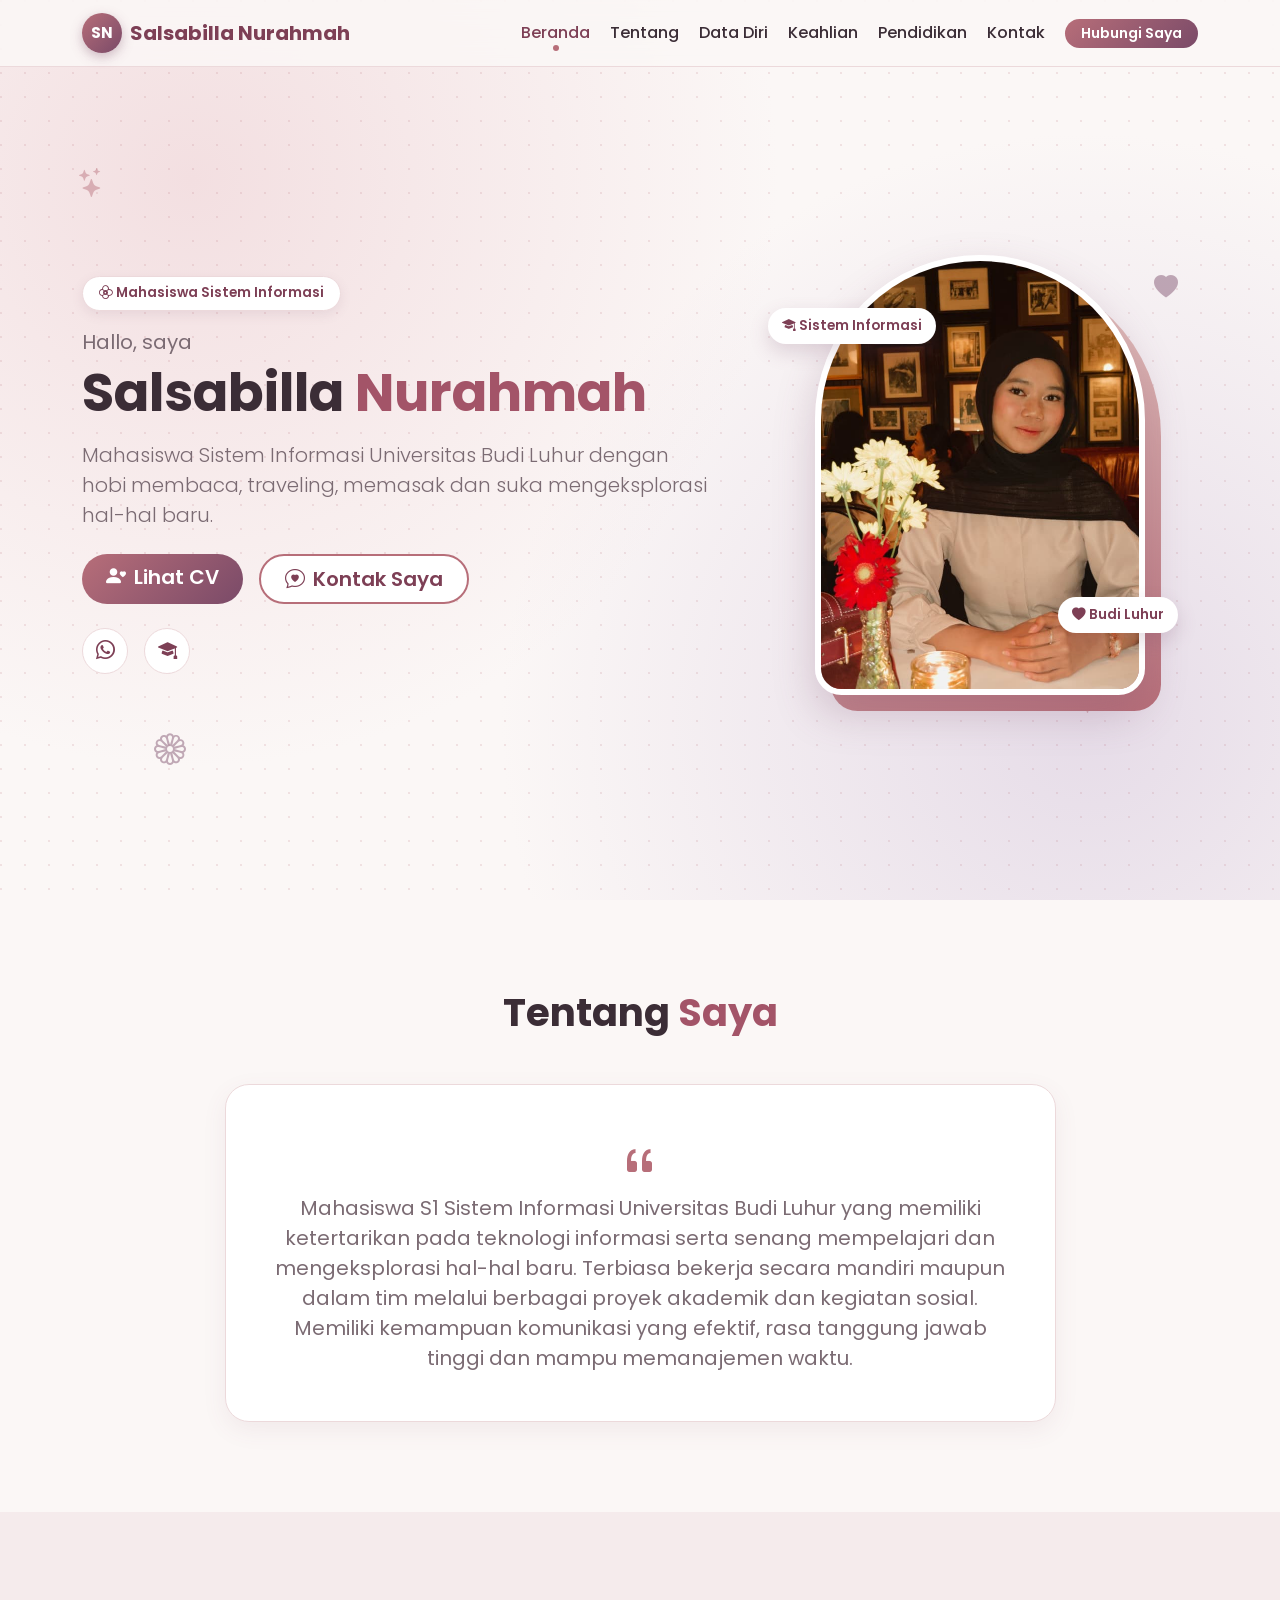
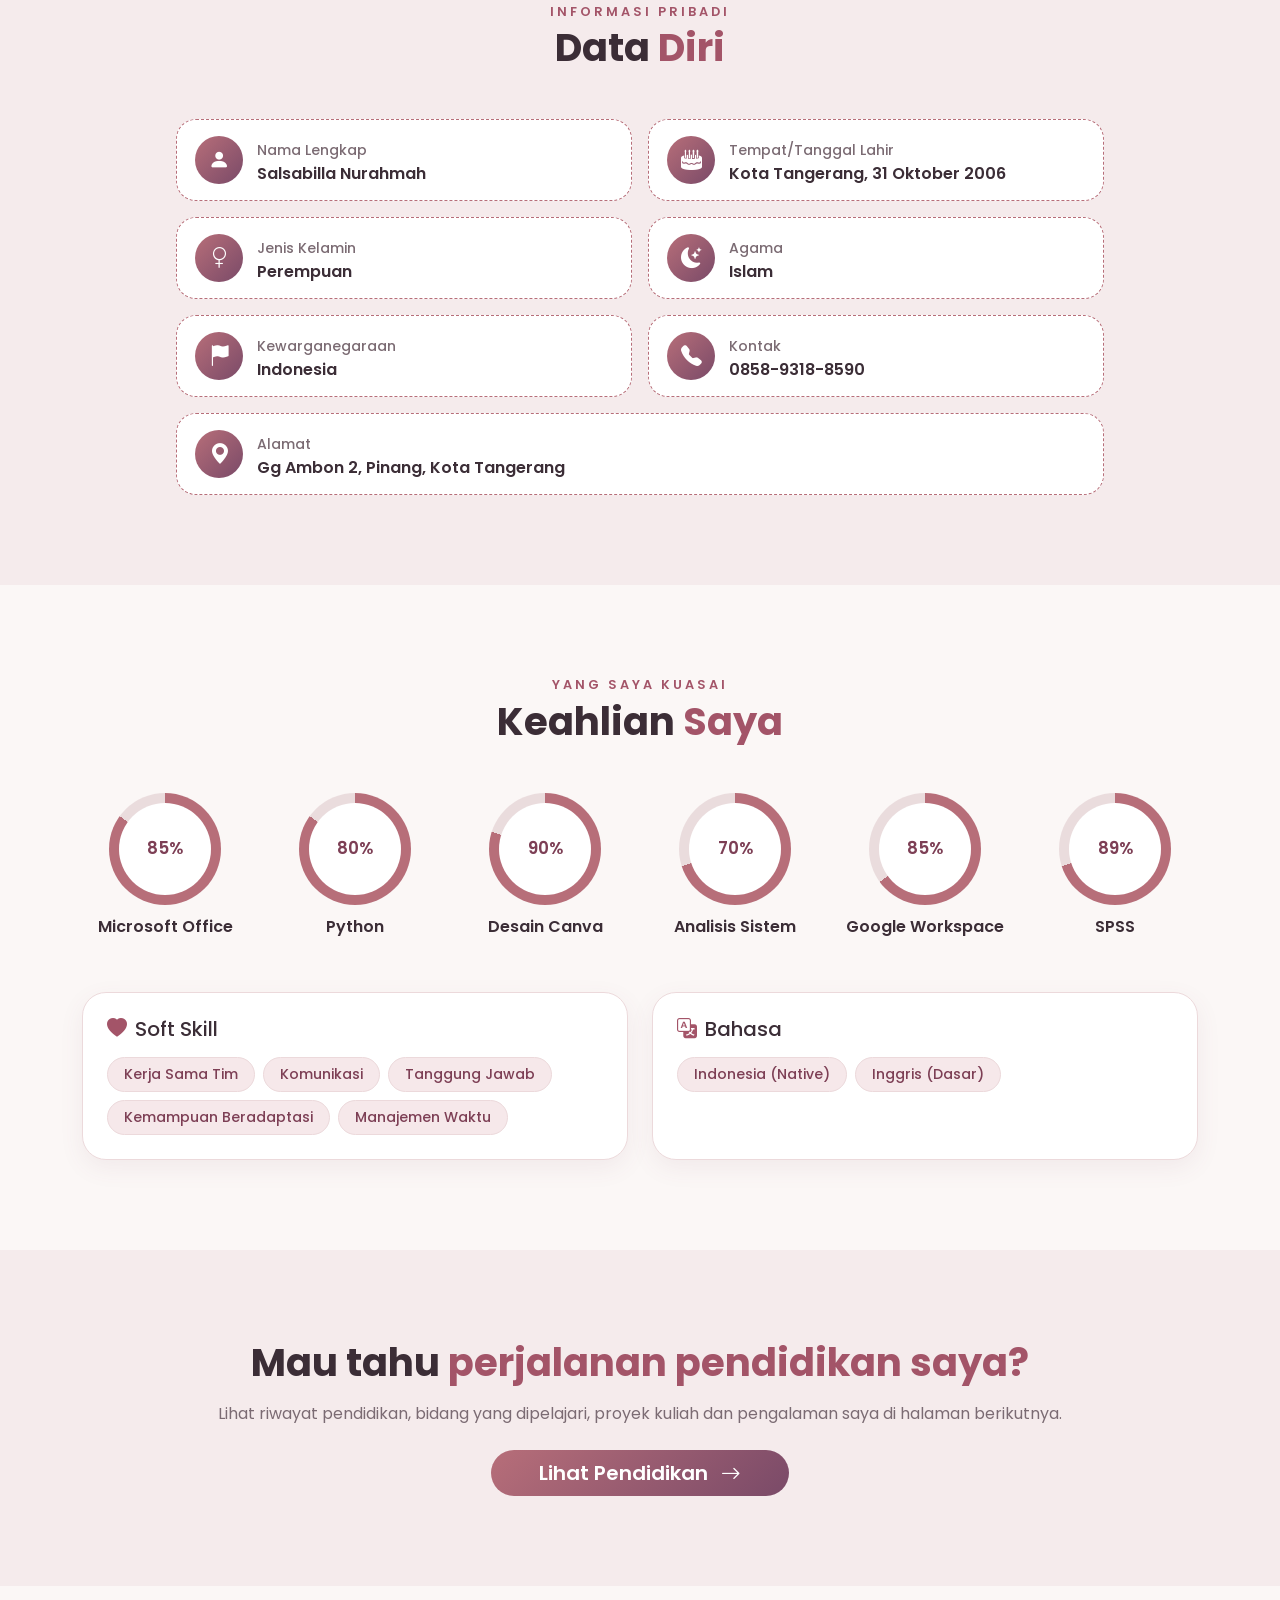
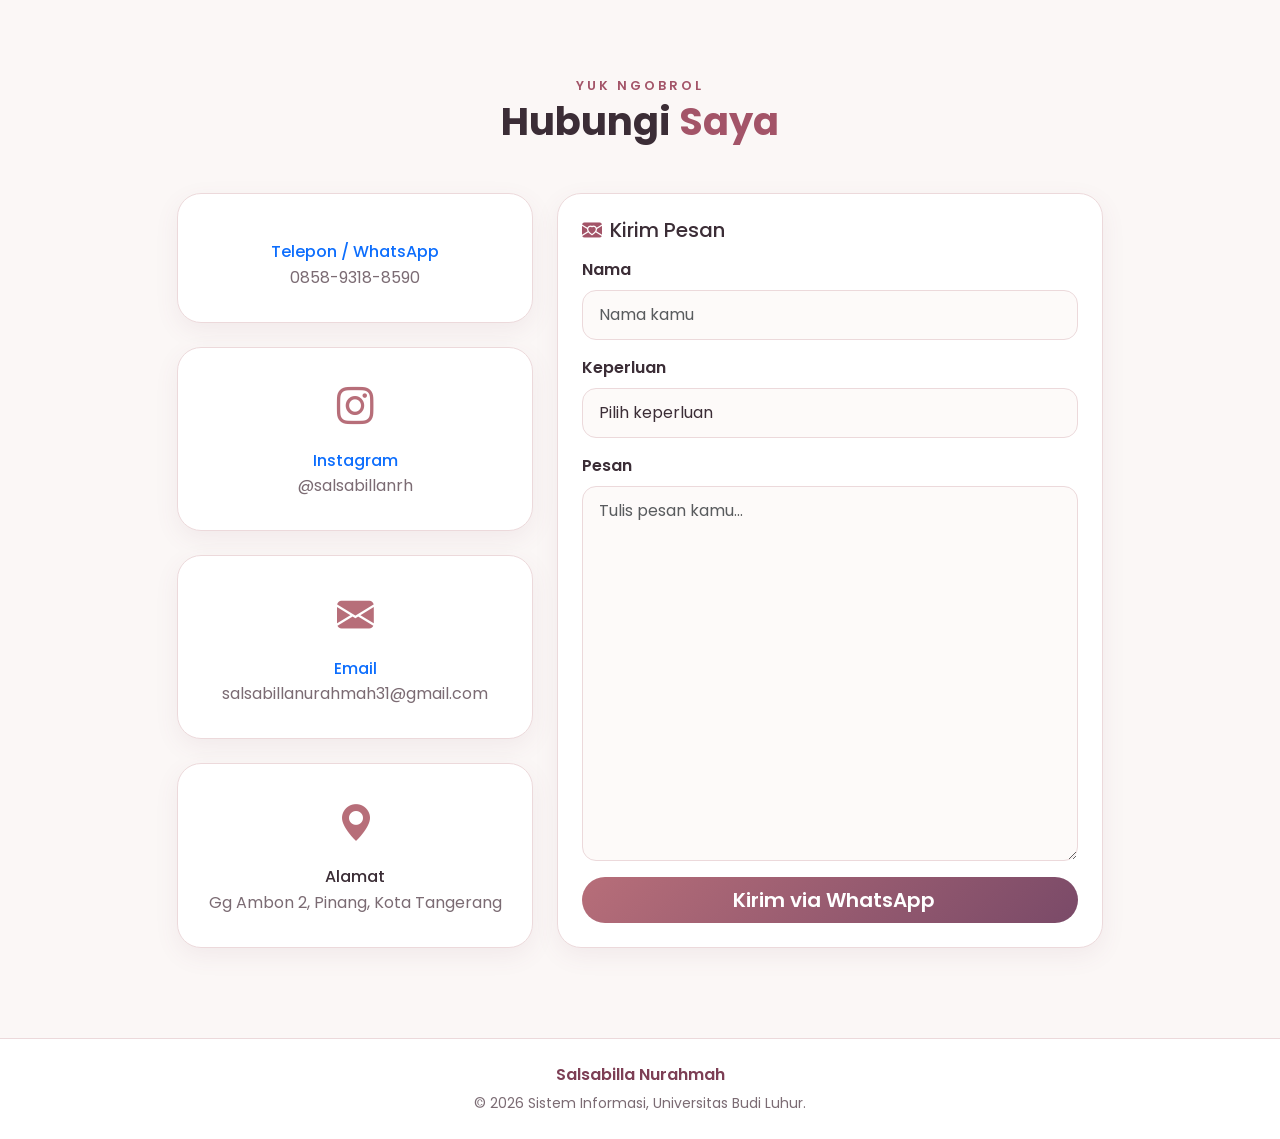
<file: index.html>
<!DOCTYPE html>
<html lang="id">
<head>
  <meta charset="UTF-8">
  <meta name="viewport" content="width=device-width, initial-scale=1.0">
  <meta name="description" content="CV online Salsabilla Nurahmah, mahasiswa Sistem Informasi Universitas Budi Luhur">
  <title>Salsabilla Nurahmah | CV Online</title>

  <link href="https://cdn.jsdelivr.net/npm/bootstrap@5.3.3/dist/css/bootstrap.min.css" rel="stylesheet">
  <link href="https://cdn.jsdelivr.net/npm/bootstrap-icons@1.11.3/font/bootstrap-icons.min.css" rel="stylesheet">
  <link href="https://cdn.jsdelivr.net/npm/aos@2.3.4/dist/aos.css" rel="stylesheet">
  <link href="https://fonts.googleapis.com/css2?family=Poppins:wght@400;500;600;700&display=swap" rel="stylesheet">
  <link rel="stylesheet" href="style.css">
</head>
<body>

  <!-- NAVBAR -->
  <nav class="navbar navbar-expand-lg fixed-top soft-nav" id="navbar">
    <div class="container">
      <a class="navbar-brand d-flex align-items-center gap-2" href="index.html">
        <span class="logo-mono">SN</span>
        <span class="brand-name">Salsabilla Nurahmah</span>
      </a>
      <button class="navbar-toggler border-0" type="button" data-bs-toggle="collapse" data-bs-target="#menuNav" aria-label="Menu">
        <i class="bi bi-list fs-2"></i>
      </button>
      <div class="collapse navbar-collapse" id="menuNav">
        <ul class="navbar-nav ms-auto align-items-lg-center gap-lg-1">
          <li class="nav-item"><a class="nav-link active" href="index.html">Beranda</a></li>
          <li class="nav-item"><a class="nav-link" href="#tentang">Tentang</a></li>
          <li class="nav-item"><a class="nav-link" href="#data-diri">Data Diri</a></li>
          <li class="nav-item"><a class="nav-link" href="#keahlian">Keahlian</a></li>
          <li class="nav-item"><a class="nav-link" href="pendidikan.html">Pendidikan</a></li>
          <li class="nav-item"><a class="nav-link" href="#kontak">Kontak</a></li>
          <li class="nav-item ms-lg-2">
            <a class="btn btn-rose btn-sm px-3" href="https://wa.me/6285893188590" target="_blank" rel="noopener">Hubungi Saya</a>
          </li>
        </ul>
      </div>
    </div>
  </nav>

  <!-- HERO / BANNER -->
  <header class="hero" id="beranda">
    <span class="float-icon fi-1"><i class="bi bi-stars"></i></span>
    <span class="float-icon fi-2"><i class="bi bi-heart-fill"></i></span>
    <span class="float-icon fi-3"><i class="bi bi-flower1"></i></span>
    <span class="float-icon fi-4"><i class="bi bi-stars"></i></span>

    <div class="container position-relative">
      <div class="row align-items-center g-5">

        <div class="col-lg-7 order-2 order-lg-1 text-center text-lg-start" data-aos="fade-right">
          <span class="pill mb-3"><i class="bi bi-flower2"></i> Mahasiswa Sistem Informasi</span>
          <p class="mb-1 fs-5 text-muted-soft">Hallo, saya</p>
          <h1 class="hero-title mb-3">Salsabilla <span class="text-rose">Nurahmah</span></h1>
          <p class="lead text-muted-soft mb-4">
            Mahasiswa Sistem Informasi Universitas Budi Luhur dengan hobi membaca,
            traveling, memasak dan suka mengeksplorasi hal-hal baru.
          </p>
          <div class="d-flex flex-wrap gap-3 justify-content-center justify-content-lg-start mb-4">
            <a href="#data-diri" class="btn btn-rose btn-lg px-4"><i class="bi bi-person-heart me-2"></i>Lihat CV</a>
            <a href="#kontak" class="btn btn-soft btn-lg px-4"><i class="bi bi-chat-heart me-2"></i>Kontak Saya</a>
          </div>
          <div class="d-flex gap-3 justify-content-center justify-content-lg-start">
            <a href="https://wa.me/6285893188590" target="_blank" rel="noopener" class="social-btn" title="WhatsApp"><i class="bi bi-whatsapp"></i></a>
            <a href="pendidikan.html" class="social-btn" title="Pendidikan"><i class="bi bi-mortarboard-fill"></i></a>
          </div>
        </div>

        <div class="col-lg-5 order-1 order-lg-2" data-aos="zoom-in">
          <div class="photo-arch">
            <div class="arch-bg"></div>
            <img src="fotosalsa.jpeg" alt="Foto Salsabilla Nurahmah" class="arch-img"
                 onerror="this.onerror=null;this.src='https://ui-avatars.com/api/?name=Salsabilla+Nurahmah&size=500&background=f4b6c8&color=ffffff&bold=true'">
            <span class="float-badge fb-1"><i class="bi bi-mortarboard-fill"></i> Sistem Informasi</span>
            <span class="float-badge fb-2"><i class="bi bi-heart-fill"></i> Budi Luhur</span>
          </div>
        </div>

      </div>
    </div>
  </header>

  <!-- TENTANG -->
  <section id="tentang" class="section">
    <div class="container">
      <div class="text-center mb-5" data-aos="fade-up">
        <h2 class="sec-title">Tentang <span class="text-rose">Saya</span></h2>
      </div>
      <div class="row justify-content-center">
        <div class="col-lg-9" data-aos="fade-up">
          <div class="card-soft p-4 p-md-5 text-center">
            <i class="bi bi-quote quote-icon"></i>
            <p class="fs-5 mb-0 text-muted-soft">
             Mahasiswa S1 Sistem Informasi Universitas Budi Luhur yang  memiliki ketertarikan pada teknologi informasi serta senang mempelajari dan mengeksplorasi hal-hal baru. 
             Terbiasa bekerja secara mandiri maupun dalam tim melalui berbagai proyek akademik dan kegiatan sosial.
             Memiliki kemampuan komunikasi yang efektif, rasa tanggung jawab tinggi dan mampu memanajemen waktu.
            </p>
          </div>
        </div>
      </div>
    </div>
  </section>

  <!-- DATA DIRI -->
  <section id="data-diri" class="section section-soft">
    <div class="container">
      <div class="text-center mb-5" data-aos="fade-up">
        <p class="sec-sub">Informasi pribadi</p>
        <h2 class="sec-title">Data <span class="text-rose">Diri</span></h2>
      </div>
      <div class="row g-3 justify-content-center">

        <div class="col-md-6 col-lg-5" data-aos="fade-up">
          <div class="data-item">
            <span class="icon-circle"><i class="bi bi-person-fill"></i></span>
            <div><small>Nama Lengkap</small><h6>Salsabilla Nurahmah</h6></div>
          </div>
        </div>
        <div class="col-md-6 col-lg-5" data-aos="fade-up" data-aos-delay="80">
          <div class="data-item">
            <span class="icon-circle"><i class="bi bi-cake2-fill"></i></span>
            <div><small>Tempat/Tanggal Lahir</small><h6>Kota Tangerang, 31 Oktober 2006</h6></div>
          </div>
        </div>
        <div class="col-md-6 col-lg-5" data-aos="fade-up" data-aos-delay="120">
          <div class="data-item">
            <span class="icon-circle"><i class="bi bi-gender-female"></i></span>
            <div><small>Jenis Kelamin</small><h6>Perempuan</h6></div>
          </div>
        </div>
        <div class="col-md-6 col-lg-5" data-aos="fade-up" data-aos-delay="160">
          <div class="data-item">
            <span class="icon-circle"><i class="bi bi-moon-stars-fill"></i></span>
            <div><small>Agama</small><h6>Islam</h6></div>
          </div>
        </div>
        <div class="col-md-6 col-lg-5" data-aos="fade-up" data-aos-delay="200">
          <div class="data-item">
            <span class="icon-circle"><i class="bi bi-flag-fill"></i></span>
            <div><small>Kewarganegaraan</small><h6>Indonesia</h6></div>
          </div>
        </div>
        <div class="col-md-6 col-lg-5" data-aos="fade-up" data-aos-delay="240">
          <div class="data-item">
            <span class="icon-circle"><i class="bi bi-telephone-fill"></i></span>
            <div><small>Kontak</small><h6>0858-9318-8590</h6></div>
          </div>
        </div>
        <div class="col-lg-10" data-aos="fade-up" data-aos-delay="280">
          <div class="data-item">
            <span class="icon-circle"><i class="bi bi-geo-alt-fill"></i></span>
            <div><small>Alamat</small><h6>Gg Ambon 2, Pinang, Kota Tangerang</h6></div>
          </div>
        </div>

      </div>
    </div>
  </section>

  <!-- KEAHLIAN -->
  <section id="keahlian" class="section">
    <div class="container">
      <div class="text-center mb-5" data-aos="fade-up">
        <p class="sec-sub">Yang saya kuasai</p>
        <h2 class="sec-title">Keahlian <span class="text-rose">Saya</span></h2>
      </div>

      <div class="row g-4 justify-content-center mb-5">
        <div class="col-6 col-md-4 col-lg" data-aos="zoom-in">
          <div class="ring-card">
            <div class="ring" style="--p:85"><span>85%</span></div>
            <h6>Microsoft Office</h6>
          </div>
        </div>
        <div class="col-6 col-md-4 col-lg" data-aos="zoom-in">
          <div class="ring-card">
            <div class="ring" style="--p:85"><span>80%</span></div>
            <h6>Python<h6>
          </div>
        </div>
        <div class="col-6 col-md-4 col-lg" data-aos="zoom-in" data-aos-delay="90">
          <div class="ring-card">
            <div class="ring" style="--p:80"><span>90%</span></div>
            <h6>Desain Canva</h6>
          </div>
        </div>
        <div class="col-6 col-md-4 col-lg" data-aos="zoom-in" data-aos-delay="160">
          <div class="ring-card">
            <div class="ring" style="--p:70"><span>70%</span></div>
            <h6>Analisis Sistem</h6>
          </div>
        </div>
        <div class="col-6 col-md-4 col-lg" data-aos="zoom-in" data-aos-delay="240">
          <div class="ring-card">
            <div class="ring" style="--p:65"><span>85%</span></div>
            <h6>Google Workspace</h6>
          </div>
        </div>
        <div class="col-6 col-md-4 col-lg" data-aos="zoom-in" data-aos-delay="320">
          <div class="ring-card">
            <div class="ring" style="--p:70"><span>89%</span></div>
            <h6>SPSS</h6>
          </div>
        </div>
      </div>

      <div class="row g-4">
        <div class="col-lg-6" data-aos="fade-right">
          <div class="card-soft p-4 h-100">
            <h5 class="mb-3 font-display"><i class="bi bi-heart-fill text-rose me-2"></i>Soft Skill</h5>
            <div class="d-flex flex-wrap gap-2">
              <span class="chip">Kerja Sama Tim</span>
              <span class="chip">Komunikasi</span>
              <span class="chip">Tanggung Jawab</span>
              <span class="chip">Kemampuan Beradaptasi</span>
              <span class="chip">Manajemen Waktu</span>
            </div>
          </div>
        </div>
        <div class="col-lg-6" data-aos="fade-left">
          <div class="card-soft p-4 h-100">
            <h5 class="mb-3 font-display"><i class="bi bi-translate text-rose me-2"></i>Bahasa</h5>
            <div class="d-flex flex-wrap gap-2">
              <span class="chip">Indonesia (Native)</span>
              <span class="chip">Inggris (Dasar)</span>
            </div>
          </div>
        </div>
      </div>
    </div>
  </section>

  <!-- CTA PENDIDIKAN -->
  <section class="section section-soft">
    <div class="container text-center" data-aos="zoom-in">
      <h2 class="sec-title mb-3">Mau tahu <span class="text-rose">perjalanan pendidikan saya?</span></h2>
      <p class="text-muted-soft mb-4">Lihat riwayat pendidikan, bidang yang dipelajari, proyek kuliah dan pengalaman saya di halaman berikutnya.</p>
      <a href="pendidikan.html" class="btn btn-rose btn-lg px-5">Lihat Pendidikan <i class="bi bi-arrow-right ms-2"></i></a>
    </div>
  </section>

  <!-- KONTAK -->
<section id="kontak" class="section">
  <div class="container">
    <div class="text-center mb-5" data-aos="fade-up">
      <p class="sec-sub">Yuk ngobrol</p>
      <h2 class="sec-title">Hubungi <span class="text-rose">Saya</span></h2>
    </div>

    <div class="row g-4 justify-content-center">
      <div class="col-lg-4 d-flex flex-column gap-4" data-aos="fade-right">
        <a href="tel:+6285893188590" class="card-soft contact-card flex-fill d-flex flex-column justify-content-center text-center text-decoration-none">
          <i class="bi bi-telephone-heart-fill"></i>
          <h6 class="mt-3 mb-1">Telepon / WhatsApp</h6>
          <p class="mb-0 text-muted-soft">0858-9318-8590</p>
        </a>
        <a href="https://www.instagram.com/salsabillanrh" target="_blank" rel="noopener noreferrer" class="card-soft contact-card flex-fill d-flex flex-column justify-content-center text-center text-decoration-none">
          <i class="bi bi-instagram"></i>
          <h6 class="mt-3 mb-1">Instagram</h6>
          <p class="mb-0 text-muted-soft">@salsabillanrh</p>
        </a>
        <a href="mailto:salsabillanurahmah31@gmail.com" class="card-soft contact-card flex-fill d-flex flex-column justify-content-center text-center text-decoration-none">
          <i class="bi bi-envelope-fill"></i>
          <h6 class="mt-3 mb-1">Email</h6>
          <p class="mb-0 text-muted-soft">salsabillanurahmah31@gmail.com</p>
        </a>
        <div class="card-soft contact-card flex-fill d-flex flex-column justify-content-center text-center">
          <i class="bi bi-geo-alt-fill"></i>
          <h6 class="mt-3 mb-1">Alamat</h6>
          <p class="mb-0 text-muted-soft">Gg Ambon 2, Pinang, Kota Tangerang</p>
        </div>
      </div>

      <div class="col-lg-6" data-aos="fade-left">
        <div class="card-soft p-4 h-100 d-flex flex-column">
          <h5 class="mb-3 font-display"><i class="bi bi-envelope-heart-fill text-rose me-2"></i>Kirim Pesan</h5>
          <form id="formKontak" class="d-flex flex-column flex-grow-1" novalidate>
            <div class="mb-3">
              <label for="nama" class="form-label">Nama</label>
              <input type="text" class="form-control" id="nama" placeholder="Nama kamu" required>
              <div class="invalid-feedback">Nama wajib diisi.</div>
            </div>
            <div class="mb-3">
              <label for="subjek" class="form-label">Keperluan</label>
              <select class="form-select" id="subjek" required>
                <option value="" selected disabled>Pilih keperluan</option>
                <option>Kerja sama / Proyek</option>
                <option>Tanya-tanya</option>
                <option>Tawaran magang / kerja</option>
                <option>Lainnya</option>
              </select>
              <div class="invalid-feedback">Pilih salah satu keperluan.</div>
            </div>
            <div class="mb-3 d-flex flex-column flex-grow-1">
              <label for="pesan" class="form-label">Pesan</label>
              <textarea class="form-control flex-grow-1" id="pesan" rows="4" placeholder="Tulis pesan kamu..." required></textarea>
              <div class="invalid-feedback">Pesan tidak boleh kosong.</div>
            </div>
            <button type="submit" class="btn btn-rose w-100 btn-lg mt-auto">
              <i class="bi bi-send-heart-fill me-2"></i>Kirim via WhatsApp
            </button>
          </form>
        </div>
      </div>
    </div>
  </div>
</section>

  <!-- FOOTER -->
  <footer class="footer text-center py-4">
    <p class="mb-1 font-display fw-semibold">Salsabilla Nurahmah</p>
    <small>&copy; 2026 Sistem Informasi, Universitas Budi Luhur.</small>
  </footer>

  <button id="toTop" class="to-top" aria-label="Kembali ke atas"><i class="bi bi-arrow-up"></i></button>

  <script src="https://cdn.jsdelivr.net/npm/bootstrap@5.3.3/dist/js/bootstrap.bundle.min.js"></script>
  <script src="https://cdn.jsdelivr.net/npm/aos@2.3.4/dist/aos.js"></script>
  <script src="script.js"></script>
</body>
</html>
</file>
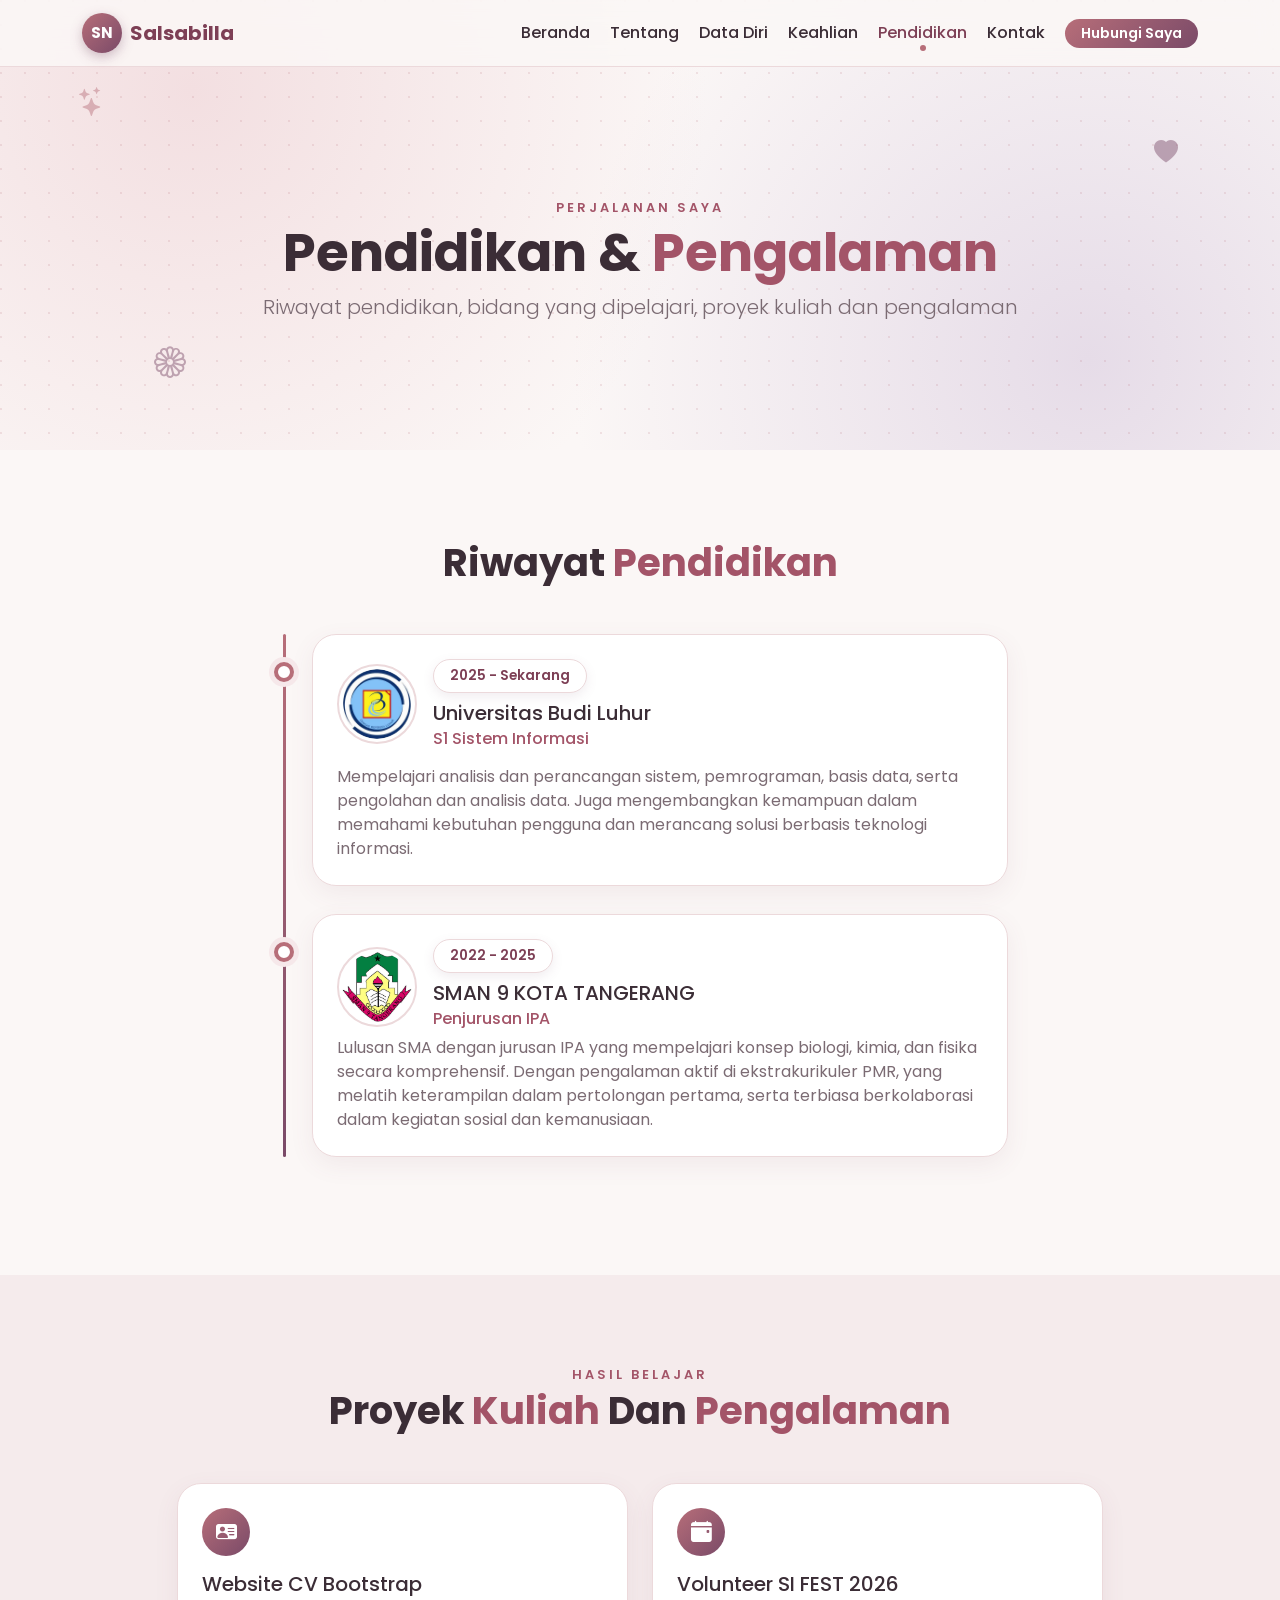
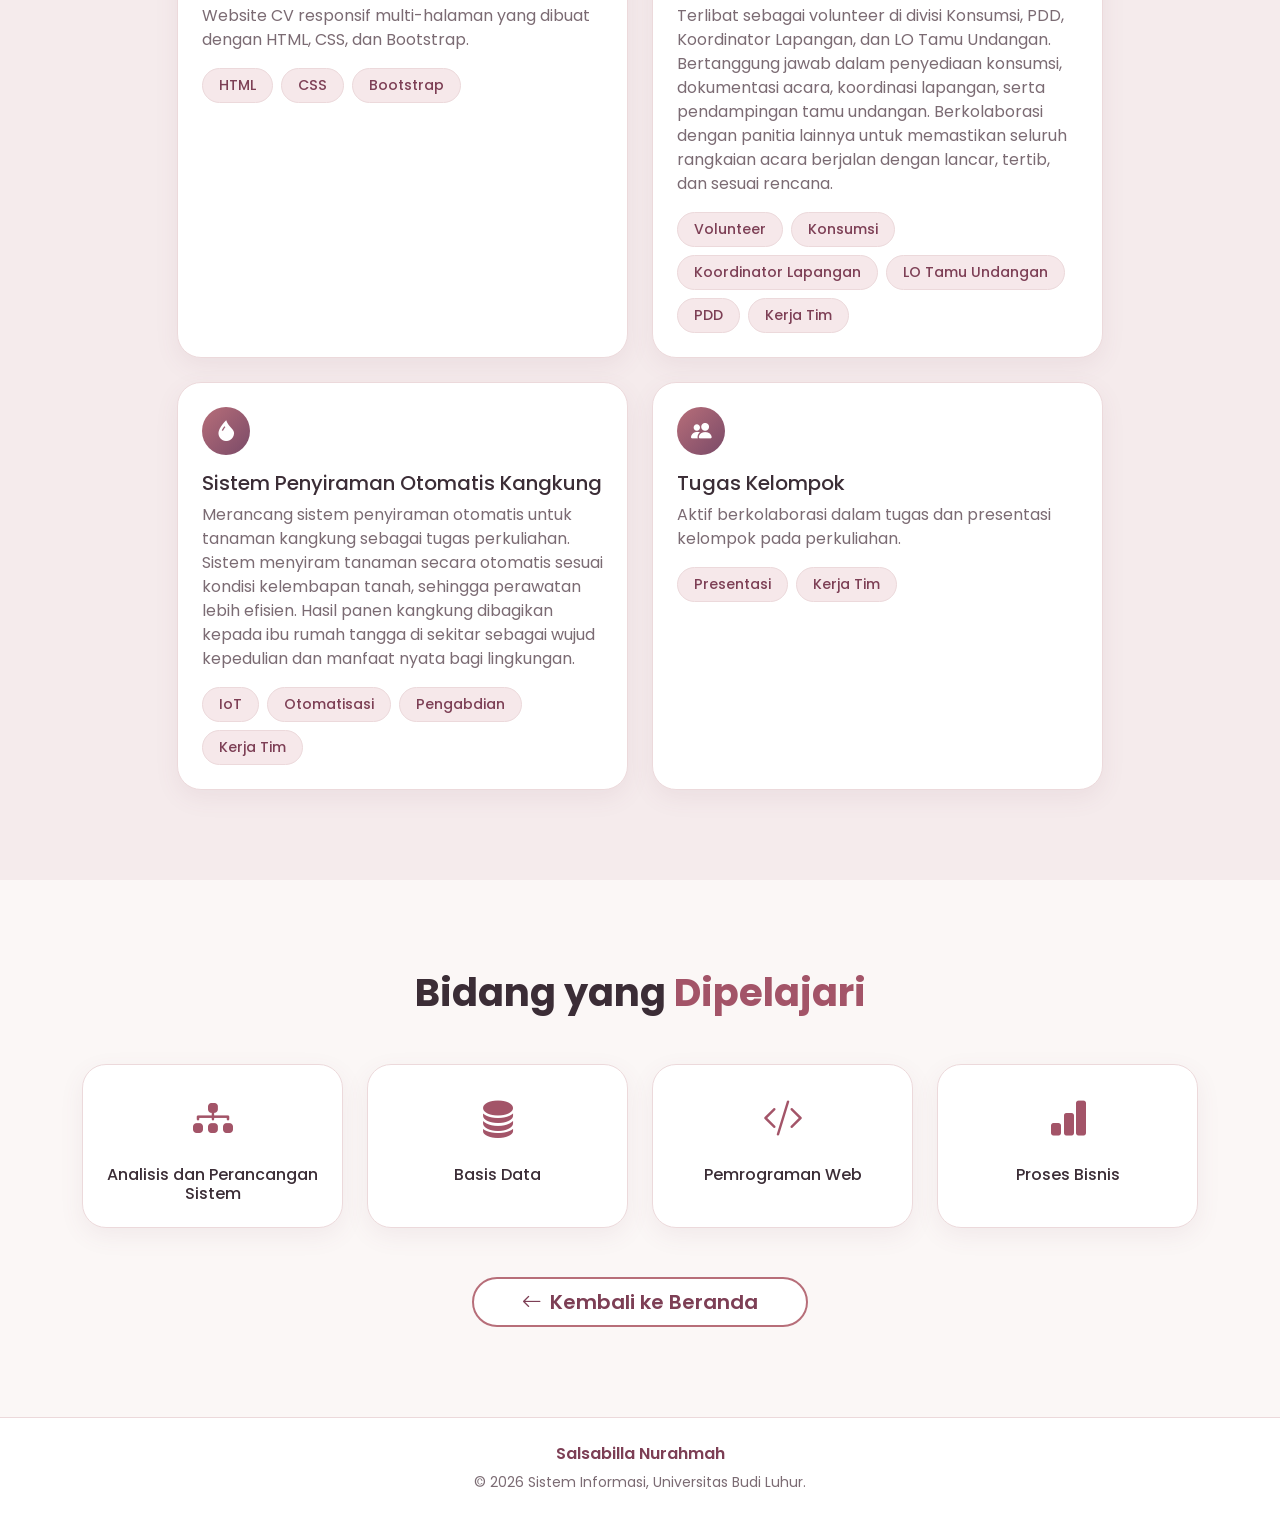
<file: pendidikan.html>
<!DOCTYPE html>
<html lang="id">
<head>
  <meta charset="UTF-8">
  <meta name="viewport" content="width=device-width, initial-scale=1.0">
  <title>Pendidikan | Salsabilla Nurahmah</title>

  <link href="https://cdn.jsdelivr.net/npm/bootstrap@5.3.3/dist/css/bootstrap.min.css" rel="stylesheet">
  <link href="https://cdn.jsdelivr.net/npm/bootstrap-icons@1.11.3/font/bootstrap-icons.min.css" rel="stylesheet">
  <link href="https://cdn.jsdelivr.net/npm/aos@2.3.4/dist/aos.css" rel="stylesheet">
  <link href="https://fonts.googleapis.com/css2?family=Poppins:wght@400;500;600;700&display=swap" rel="stylesheet">
  <link rel="stylesheet" href="style.css">
</head>
<body>

  <!-- NAVBAR -->
  <nav class="navbar navbar-expand-lg fixed-top soft-nav" id="navbar">
    <div class="container">
      <a class="navbar-brand d-flex align-items-center gap-2" href="index.html">
        <span class="logo-mono">SN</span>
        <span class="brand-name">Salsabilla</span>
      </a>
      <button class="navbar-toggler border-0" type="button" data-bs-toggle="collapse" data-bs-target="#menuNav" aria-label="Menu">
        <i class="bi bi-list fs-2"></i>
      </button>
      <div class="collapse navbar-collapse" id="menuNav">
        <ul class="navbar-nav ms-auto align-items-lg-center gap-lg-1">
          <li class="nav-item"><a class="nav-link" href="index.html">Beranda</a></li>
          <li class="nav-item"><a class="nav-link" href="index.html#tentang">Tentang</a></li>
          <li class="nav-item"><a class="nav-link" href="index.html#data-diri">Data Diri</a></li>
          <li class="nav-item"><a class="nav-link" href="index.html#keahlian">Keahlian</a></li>
          <li class="nav-item"><a class="nav-link active" href="pendidikan.html">Pendidikan</a></li>
          <li class="nav-item"><a class="nav-link" href="index.html#kontak">Kontak</a></li>
          <li class="nav-item ms-lg-2">
            <a class="btn btn-rose btn-sm px-3" href="https://wa.me/6285893188590" target="_blank" rel="noopener">Hubungi Saya</a>
          </li>
        </ul>
      </div>
    </div>
  </nav>

  <!-- HEADER / BANNER -->
  <header class="hero hero-small">
    <span class="float-icon fi-1"><i class="bi bi-stars"></i></span>
    <span class="float-icon fi-2"><i class="bi bi-heart-fill"></i></span>
    <span class="float-icon fi-3"><i class="bi bi-flower1"></i></span>
    <div class="container position-relative text-center" data-aos="fade-up">
      <p class="sec-sub">Perjalanan Saya</p>
      <h1 class="hero-title">Pendidikan &amp; <span class="text-rose">Pengalaman</span></h1>
      <p class="lead text-muted-soft mb-0">Riwayat pendidikan, bidang yang dipelajari, proyek kuliah dan pengalaman</p>
    </div>
  </header>

  <!-- RIWAYAT PENDIDIKAN -->
  <section class="section">
    <div class="container">
      <div class="text-center mb-5" data-aos="fade-up">
        <h2 class="sec-title">Riwayat <span class="text-rose">Pendidikan</span></h2>
      </div>
      <div class="row justify-content-center">
        <div class="col-lg-8">
          <div class="tl">

            <div class="tl-item" data-aos="fade-up">
              <span class="tl-dot"></span>
              <div class="card-soft p-4">
                <div class="d-flex align-items-center gap-3">
                  <img src="budiluhur.jpg" alt="Logo Universitas Budi Luhur" class="logo-kampus">
                  <div>
                    <span class="pill mb-2">2025 - Sekarang</span>
                    <h5 class="mb-1 font-display">Universitas Budi Luhur</h5>
                    <h6 class="text-rose mb-0">S1 Sistem Informasi</h6>
                  </div>
                </div>
                <p class="text-muted-soft mt-3 mb-0">Mempelajari analisis dan perancangan sistem, pemrograman, basis data, serta pengolahan dan analisis data. Juga mengembangkan kemampuan dalam memahami kebutuhan pengguna dan merancang solusi berbasis teknologi informasi.</p>
              </div>
            </div>

            <div class="tl-item" data-aos="fade-up">
              <span class="tl-dot"></span>
              <div class="card-soft p-4">
                <div class="d-flex align-items-center gap-3">
                  <img src="sma9.jpg" alt="Logo SMAN 9 Kota Tangerang" class="logo-sma">
                  <div>
                    <span class="pill mb-2">2022 - 2025</span>
                    <h5 class="mb-1 font-display">SMAN 9 KOTA TANGERANG</h5>
                    <h6 class="text-rose">Penjurusan IPA</h6>
                  </div>
                </div>
                <p class="text-muted-soft mb-0">Lulusan SMA dengan jurusan IPA yang mempelajari konsep biologi, kimia, dan fisika secara komprehensif. Dengan pengalaman aktif di ekstrakurikuler PMR, yang melatih keterampilan dalam pertolongan pertama, serta terbiasa berkolaborasi dalam kegiatan sosial dan kemanusiaan.</p>
              </div>
            </div>

          </div>
        </div>
      </div>
    </div>
  </section>

  <!-- PROYEK -->
  <section class="section section-soft">
    <div class="container">
      <div class="text-center mb-5" data-aos="fade-up">
        <p class="sec-sub">Hasil belajar</p>
        <h2 class="sec-title">Proyek <span class="text-rose">Kuliah</span> Dan <span class="text-rose" >Pengalaman</span></h2>
      </div>
      <div class="row g-4 justify-content-center">
        <div class="col-md-6 col-lg-5" data-aos="fade-up">
          <div class="card-soft p-4 h-100 project">
            <span class="icon-circle mb-3"><i class="bi bi-person-vcard-fill"></i></span>
            <h5 class="font-display">Website CV Bootstrap</h5>
            <p class="text-muted-soft">Website CV responsif multi-halaman yang dibuat dengan HTML, CSS, dan Bootstrap.</p>
            <div class="d-flex gap-2 flex-wrap"><span class="chip">HTML</span><span class="chip">CSS</span><span class="chip">Bootstrap</span></div>
          </div>
        </div>
        <div class="col-md-6 col-lg-5" data-aos="fade-up" data-aos-delay="200">
          <div class="card-soft p-4 h-100 project">
            <span class="icon-circle mb-3"><i class="bi bi-calendar-event-fill"></i></span>
            <h5 class="font-display">Volunteer SI FEST 2026</h5>
            <p class="text-muted-soft">Terlibat sebagai volunteer di divisi Konsumsi, PDD, Koordinator Lapangan, dan LO Tamu Undangan. Bertanggung jawab dalam penyediaan konsumsi, dokumentasi acara, koordinasi lapangan, serta pendampingan tamu undangan. Berkolaborasi dengan panitia lainnya untuk memastikan seluruh rangkaian acara berjalan dengan lancar, tertib, dan sesuai rencana.</p>
            <div class="d-flex gap-2 flex-wrap">
            <span class="chip">Volunteer</span>
            <span class="chip">Konsumsi</span>
            <span class="chip">Koordinator Lapangan</span>
            <span class="chip">LO Tamu Undangan</span>
            <span class="chip">PDD</span>
            <span class="chip">Kerja Tim</span>
          </div>
        </div>
        </div>
        <div class="col-md-6 col-lg-5" data-aos="fade-up" data-aos-delay="100">
        <div class="card-soft p-4 h-100 project">
          <span class="icon-circle mb-3"><i class="bi bi-droplet-fill"></i></span>
          <h5 class="font-display">Sistem Penyiraman Otomatis Kangkung</h5>
          <p class="text-muted-soft">Merancang sistem penyiraman otomatis untuk tanaman kangkung sebagai tugas perkuliahan. Sistem menyiram tanaman secara otomatis sesuai kondisi kelembapan tanah, sehingga perawatan lebih efisien. Hasil panen kangkung dibagikan kepada ibu rumah tangga di sekitar sebagai wujud kepedulian dan manfaat nyata bagi lingkungan.</p>
          <div class="d-flex gap-2 flex-wrap">
            <span class="chip">IoT</span>
            <span class="chip">Otomatisasi</span>
            <span class="chip">Pengabdian</span>
            <span class="chip">Kerja Tim</span>
          </div>
        </div>
      </div>
        <div class="col-md-6 col-lg-5" data-aos="fade-up" data-aos-delay="100">
          <div class="card-soft p-4 h-100 project">
            <span class="icon-circle mb-3"><i class="bi bi-people-fill"></i></span>
            <h5 class="font-display">Tugas Kelompok</h5>
            <p class="text-muted-soft">Aktif berkolaborasi dalam tugas dan presentasi kelompok pada perkuliahan.</p>
            <div class="d-flex gap-2 flex-wrap"><span class="chip">Presentasi</span><span class="chip">Kerja Tim</span></div>
          </div>
        </div>
      </div>
    </div>
  </section>

  <!-- BIDANG YANG DIPELAJARI -->
  <section class="section">
    <div class="container">
      <div class="text-center mb-5" data-aos="fade-up">
        <h2 class="sec-title">Bidang yang <span class="text-rose">Dipelajari</span></h2>
      </div>
      <div class="row g-4 justify-content-center">
        <div class="col-6 col-lg-3" data-aos="flip-left">
          <div class="card-soft p-4 text-center h-100"><i class="bi bi-diagram-3-fill fs-1 text-rose"></i><h6 class="mt-3 mb-0">Analisis dan Perancangan Sistem</h6></div>
        </div>
        <div class="col-6 col-lg-3" data-aos="flip-left" data-aos-delay="100">
          <div class="card-soft p-4 text-center h-100"><i class="bi bi-database-fill fs-1 text-rose"></i><h6 class="mt-3 mb-0">Basis Data</h6></div>
        </div>
        <div class="col-6 col-lg-3" data-aos="flip-left" data-aos-delay="200">
          <div class="card-soft p-4 text-center h-100"><i class="bi bi-code-slash fs-1 text-rose"></i><h6 class="mt-3 mb-0">Pemrograman Web</h6></div>
        </div>
        <div class="col-6 col-lg-3" data-aos="flip-left" data-aos-delay="300">
          <div class="card-soft p-4 text-center h-100"><i class="bi bi-bar-chart-fill fs-1 text-rose"></i><h6 class="mt-3 mb-0">Proses Bisnis</h6></div>
        </div>
      </div>

      <div class="text-center mt-5" data-aos="fade-up">
        <a href="index.html" class="btn btn-soft btn-lg px-5"><i class="bi bi-arrow-left me-2"></i>Kembali ke Beranda</a>
      </div>
    </div>
  </section>

  <!-- FOOTER -->
  <footer class="footer text-center py-4">
    <p class="mb-1 font-display fw-semibold">Salsabilla Nurahmah</p>
    <small>&copy; 2026 Sistem Informasi, Universitas Budi Luhur.</small>
  </footer>

  <button id="toTop" class="to-top" aria-label="Kembali ke atas"><i class="bi bi-arrow-up"></i></button>

  <script src="https://cdn.jsdelivr.net/npm/bootstrap@5.3.3/dist/js/bootstrap.bundle.min.js"></script>
  <script src="https://cdn.jsdelivr.net/npm/aos@2.3.4/dist/aos.js"></script>
  <script src="script.js"></script>
</body>
</html>
</file>
<file: style.css>
:root {
  --cream: #fbf7f6;
  --blush: #f5ebec;
  --rose: #b76e79;
  --rose-dark: #7d3f55;
  --rose-text: #a35468;
  --lilac: #7a4a68;
  --peach: #ecd5cf;
  --ink: #3b2d36;
  --muted: #7b6b73;
  --line: #ecd9db;
}

* { box-sizing: border-box; }

html { scroll-behavior: smooth; }

body {
  font-family: "Poppins", sans-serif;
  background: var(--cream);
  color: var(--ink);
  overflow-x: hidden;
}

.font-display { font-family: "Poppins", sans-serif; }
.text-rose { color: var(--rose-text); }
.text-muted-soft { color: var(--muted); }

/* ---------- Tombol ---------- */
.btn-rose {
  background: linear-gradient(135deg, var(--rose), var(--lilac));
  border: none;
  color: #fff;
  font-weight: 600;
  border-radius: 50px;
  transition: transform 0.3s, box-shadow 0.3s;
}
.btn-rose:hover {
  color: #fff;
  transform: translateY(-3px);
  box-shadow: 0 10px 24px rgba(122, 74, 104, 0.35);
}
.btn-soft {
  background: #fff;
  border: 2px solid var(--rose);
  color: var(--rose-dark);
  font-weight: 600;
  border-radius: 50px;
  transition: all 0.3s;
}
.btn-soft:hover {
  background: var(--rose);
  border-color: var(--rose);
  color: #fff;
  transform: translateY(-3px);
}

/* ---------- Navbar ---------- */
.soft-nav {
  background: rgba(251, 247, 246, 0.85);
  backdrop-filter: blur(12px);
  -webkit-backdrop-filter: blur(12px);
  border-bottom: 1px solid var(--line);
  transition: box-shadow 0.3s, background 0.3s;
}
.soft-nav.scrolled {
  background: rgba(251, 247, 246, 0.97);
  box-shadow: 0 6px 20px rgba(122, 74, 104, 0.12);
}
.logo-mono {
  width: 40px;
  height: 40px;
  display: grid;
  place-items: center;
  border-radius: 50%;
  color: #fff;
  font-family: "Poppins", sans-serif;
  font-weight: 700;
  font-size: 0.95rem;
  background: linear-gradient(135deg, var(--rose), var(--lilac));
  box-shadow: 0 4px 12px rgba(122, 74, 104, 0.35);
}
.brand-name {
  font-family: "Poppins", sans-serif;
  font-weight: 700;
  color: var(--rose-dark);
}
.navbar .nav-link {
  color: var(--ink);
  font-weight: 500;
  position: relative;
}
.navbar .nav-link:hover,
.navbar .nav-link.active { color: var(--rose-dark); }
.navbar .nav-link::after {
  content: "";
  position: absolute;
  left: 50%;
  bottom: 2px;
  width: 6px;
  height: 6px;
  border-radius: 50%;
  background: var(--rose);
  transform: translateX(-50%) scale(0);
  transition: transform 0.3s;
}
.navbar .nav-link:hover::after,
.navbar .nav-link.active::after { transform: translateX(-50%) scale(1); }
.navbar-toggler i { color: var(--rose-dark); }

/* ---------- Hero / banner ---------- */
.hero {
  position: relative;
  min-height: 100vh;
  padding: 120px 0 70px;
  display: flex;
  align-items: center;
  overflow: hidden;
  background:
    radial-gradient(circle at 1px 1px, rgba(183, 110, 121, 0.16) 1px, transparent 0) 0 0 / 24px 24px,
    radial-gradient(circle at 15% 20%, #f3dfe1 0%, transparent 45%),
    radial-gradient(circle at 85% 80%, #e6dce8 0%, transparent 45%),
    var(--cream);
}
.hero-small { min-height: 50vh; padding: 130px 0 60px; }

.hero-title {
  font-family: "Poppins", sans-serif;
  font-weight: 700;
  font-size: clamp(2rem, 5vw, 3.3rem);
  line-height: 1.2;
}

.pill {
  display: inline-block;
  padding: 6px 16px;
  border-radius: 50px;
  font-size: 0.85rem;
  font-weight: 600;
  color: var(--rose-dark);
  background: #fff;
  border: 1px solid var(--line);
  box-shadow: 0 4px 12px rgba(122, 74, 104, 0.1);
}

.social-btn {
  width: 46px;
  height: 46px;
  display: grid;
  place-items: center;
  border-radius: 50%;
  color: var(--rose-dark);
  font-size: 1.2rem;
  background: #fff;
  border: 1px solid var(--line);
  text-decoration: none;
  transition: all 0.3s;
}
.social-btn:hover {
  color: #fff;
  background: linear-gradient(135deg, var(--rose), var(--lilac));
  transform: translateY(-5px);
}

/* ikon melayang */
.float-icon {
  position: absolute;
  color: var(--rose);
  opacity: 0.45;
  animation: floaty 6s ease-in-out infinite;
}
.fi-1 { top: 18%; left: 6%; font-size: 1.8rem; }
.fi-2 { top: 30%; right: 8%; font-size: 1.5rem; color: var(--lilac); animation-delay: -2s; }
.fi-3 { bottom: 14%; left: 12%; font-size: 2rem; color: var(--lilac); animation-delay: -4s; }
.fi-4 { bottom: 20%; right: 14%; font-size: 1.6rem; animation-delay: -1s; }

@keyframes floaty {
  0%, 100% { transform: translateY(0) rotate(0deg); }
  50% { transform: translateY(-18px) rotate(8deg); }
}

/* ---------- Foto lengkung ---------- */
.photo-arch {
  position: relative;
  width: min(330px, 80vw);
  aspect-ratio: 3 / 4;
  margin: 0 auto;
}
.arch-bg,
.arch-img {
  border-radius: 50% 50% 8% 8% / 37.5% 37.5% 6% 6%;
}
.arch-bg {
  position: absolute;
  inset: 0;
  transform: translate(16px, 16px);
  background: linear-gradient(160deg, var(--peach), var(--rose));
}
.arch-img {
  position: relative;
  width: 100%;
  height: 100%;
  object-fit: cover;
  object-position: center top;
  border: 6px solid #fff;
  box-shadow: 0 18px 40px rgba(122, 74, 104, 0.25);
}
.float-badge {
  position: absolute;
  padding: 8px 14px;
  border-radius: 50px;
  font-size: 0.85rem;
  font-weight: 600;
  color: var(--rose-dark);
  background: #fff;
  box-shadow: 0 8px 20px rgba(122, 74, 104, 0.2);
  animation: floaty 5s ease-in-out infinite;
}
.fb-1 { top: 12%; left: -14%; }
.fb-2 { bottom: 14%; right: -10%; animation-delay: -2.5s; }

/* ---------- Section ---------- */
.section { padding: 90px 0; }
.section-soft { background: var(--blush); }
.sec-sub {
  color: var(--rose-text);
  letter-spacing: 3px;
  text-transform: uppercase;
  font-size: 0.8rem;
  font-weight: 600;
  margin-bottom: 4px;
}
.sec-title {
  font-family: "Poppins", sans-serif;
  font-weight: 700;
  font-size: clamp(1.7rem, 4vw, 2.4rem);
}

/* ---------- Card ---------- */
.card-soft {
  background: #fff;
  border: 1px solid var(--line);
  border-radius: 24px;
  box-shadow: 0 8px 24px rgba(122, 74, 104, 0.08);
  transition: transform 0.35s, box-shadow 0.35s;
}
.card-soft:hover {
  transform: translateY(-5px);
  box-shadow: 0 16px 34px rgba(122, 74, 104, 0.16);
}
.quote-icon { font-size: 2.5rem; color: var(--rose); }

/* ---------- Data diri ---------- */
.data-item {
  display: flex;
  align-items: center;
  gap: 14px;
  padding: 16px 18px;
  height: 100%;
  background: #fff;
  border: 1px dashed var(--rose);
  border-radius: 20px;
}
.data-item small { color: var(--muted); font-weight: 500; }
.data-item h6 { margin: 2px 0 0; font-weight: 600; color: var(--ink); }

.icon-circle {
  flex-shrink: 0;
  width: 48px;
  height: 48px;
  display: grid;
  place-items: center;
  border-radius: 50%;
  font-size: 1.3rem;
  color: #fff;
  background: linear-gradient(135deg, var(--rose), var(--lilac));
}

/* ---------- Keahlian (lingkaran persen) ---------- */
.ring-card { text-align: center; }
.ring {
  --size: 112px;
  position: relative;
  width: var(--size);
  height: var(--size);
  margin: 0 auto 12px;
  border-radius: 50%;
  display: grid;
  place-items: center;
  background: conic-gradient(var(--rose) calc(var(--p) * 1%), #eadcdd 0);
}
.ring::before {
  content: "";
  position: absolute;
  inset: 10px;
  border-radius: 50%;
  background: #fff;
}
.ring span {
  position: relative;
  font-family: "Poppins", sans-serif;
  font-weight: 600;
  font-size: 1.05rem;
  color: var(--rose-dark);
}
.ring-card h6 { font-weight: 600; }

.chip {
  padding: 6px 16px;
  border-radius: 50px;
  font-size: 0.88rem;
  font-weight: 500;
  color: var(--rose-dark);
  background: #f6e8ea;
  border: 1px solid var(--line);
  transition: all 0.3s;
}
.chip:hover { background: var(--rose); color: #fff; }

/* ---------- Kontak ---------- */
.contact-card { padding: 32px 20px; }
.contact-card i { font-size: 2.3rem; color: var(--rose); }

.form-control, .form-select {
  border: 1px solid var(--line);
  border-radius: 14px;
  padding: 12px 16px;
  background: #fdfaf9;
  color: var(--ink);
}
.form-control:focus, .form-select:focus {
  border-color: var(--rose);
  box-shadow: 0 0 0 0.2rem rgba(183, 110, 121, 0.2);
  background: #fff;
}
.form-label { font-weight: 600; }

/* ---------- Timeline pendidikan ---------- */
.tl { position: relative; padding-left: 40px; }
.tl::before {
  content: "";
  position: absolute;
  left: 11px;
  top: 0;
  bottom: 0;
  width: 3px;
  border-radius: 3px;
  background: linear-gradient(var(--rose), var(--lilac));
}
.tl-item { position: relative; margin-bottom: 28px; }
.tl-dot {
  position: absolute;
  left: -38px;
  top: 28px;
  width: 20px;
  height: 20px;
  border-radius: 50%;
  background: #fff;
  border: 4px solid var(--rose);
  box-shadow: 0 0 0 5px #f6e8ea;
}
.logo-kampus {
  width: 80px;
  height: 80px;
  flex-shrink: 0;
  object-fit: contain;
  border-radius: 50%;
  background: #fff;
  padding: 3px;
  border: 2px solid var(--line);
}
.logo-sma {
  width: 80px;
  height: 80px;
  flex-shrink: 0;
  object-fit: contain;
  border-radius: 50%;
  background: #fff;
  padding: 3px;
  border: 2px solid var(--line);
}
.project:hover .icon-circle { transform: rotate(-8deg) scale(1.08); }
.icon-circle { transition: transform 0.3s; }

/* ---------- Footer & tombol atas ---------- */
.footer {
  background: #fff;
  border-top: 1px solid var(--line);
  color: var(--muted);
}
.footer .font-display { color: var(--rose-dark); }

.to-top {
  position: fixed;
  right: 20px;
  bottom: 20px;
  width: 46px;
  height: 46px;
  border: none;
  border-radius: 50%;
  color: #fff;
  font-size: 1.2rem;
  background: linear-gradient(135deg, var(--rose), var(--lilac));
  box-shadow: 0 8px 20px rgba(122, 74, 104, 0.4);
  opacity: 0;
  visibility: hidden;
  transition: all 0.3s;
  z-index: 999;
}
.to-top.show { opacity: 1; visibility: visible; }
.to-top:hover { transform: translateY(-4px); }

section { scroll-margin-top: 70px; }

/* ---------- Responsif ---------- */
@media (max-width: 991px) {
  .fb-1 { left: -4%; }
  .fb-2 { right: -2%; }
}
@media (max-width: 767px) {
  .section { padding: 70px 0; }
  .hero { padding-top: 100px; }
  .ring { --size: 98px; }
}
</file>
